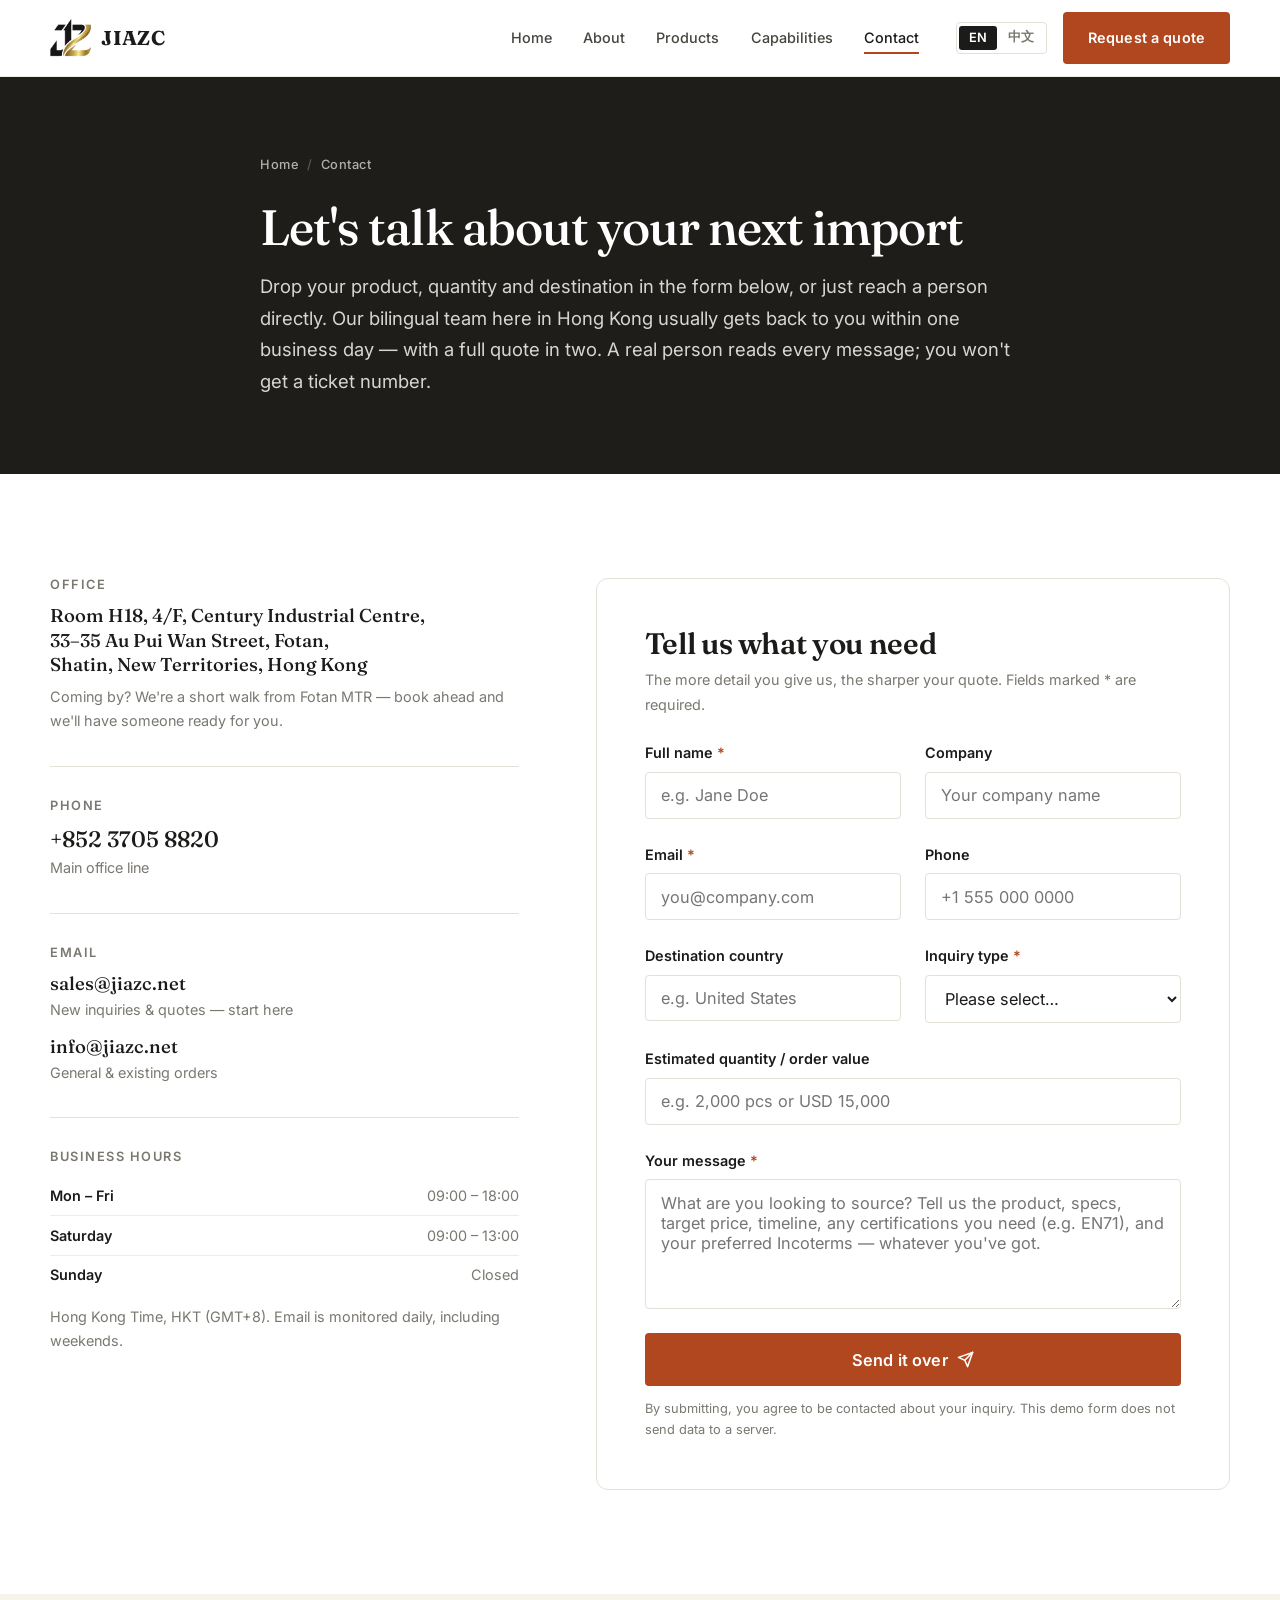
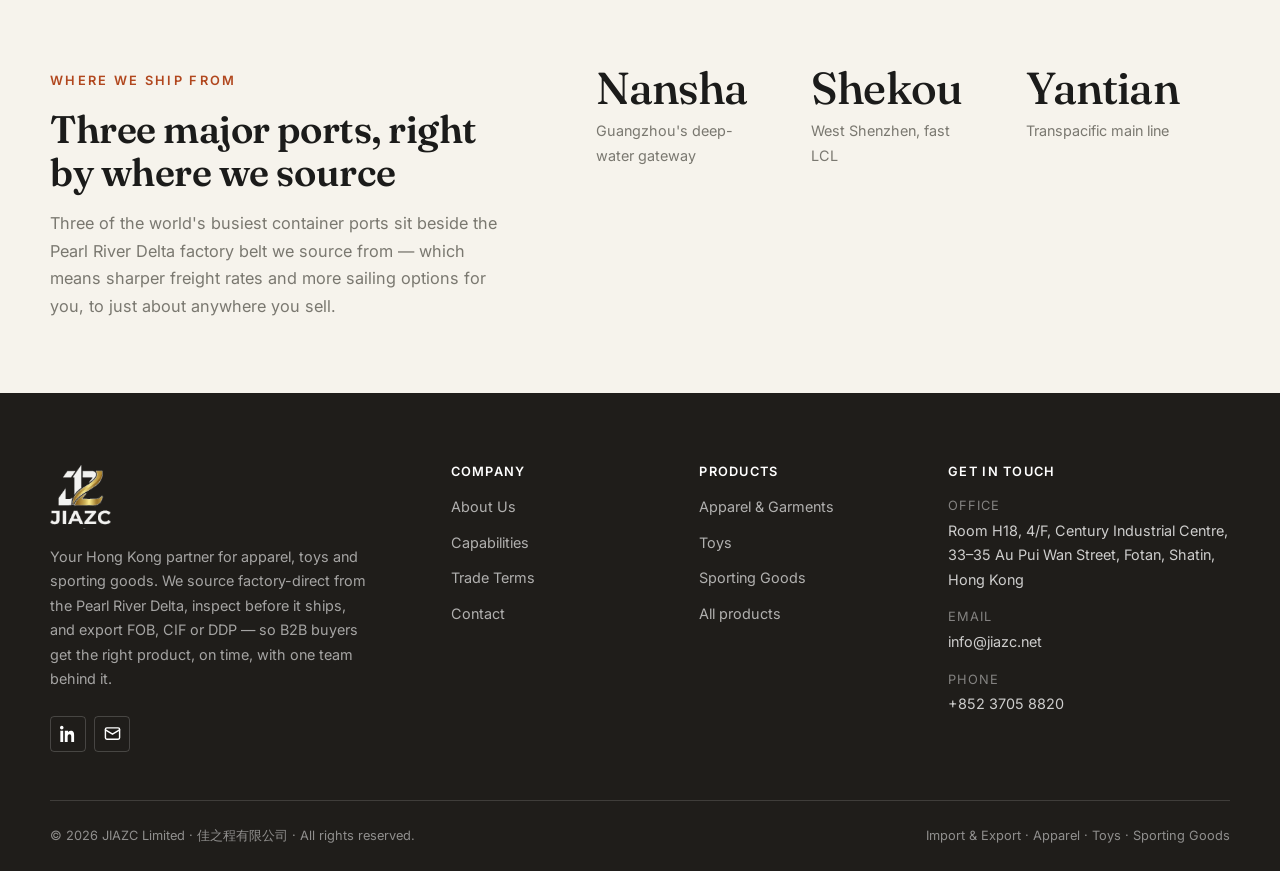
<file: contact.html>
<!DOCTYPE html>
<html lang="en">
<head>
  <meta charset="UTF-8" />
  <meta name="viewport" content="width=device-width, initial-scale=1.0" />
  <title>Contact JIAZC | Get a Quote on Your Next Import</title>
  <meta name="description" content="Tell us what you need to import — apparel, toys or sporting goods. Send your specs, or reach a real person by phone or email. We reply within a business day, full quote in two." />
  <link rel="icon" type="image/png" href="favicon.png" />
  <link rel="icon" type="image/svg+xml" href="favicon.svg" />
  <meta property="og:type" content="website" />
  <meta property="og:title" content="Contact JIAZC — Get a Quote" />
  <meta property="og:description" content="Send your product, quantity and destination. You'll get sourcing options and a clear quote within two business days, from a real person at our Hong Kong office." />
  <meta property="og:image" content="https://images.unsplash.com/photo-1423666639041-f56000c27a9a?auto=format&fit=crop&w=1200&q=70" />
  <link rel="preconnect" href="https://fonts.googleapis.com" />
  <link rel="preconnect" href="https://fonts.gstatic.com" crossorigin />
  <link href="https://fonts.googleapis.com/css2?family=Fraunces:ital,opsz,wght@0,9..144,400;0,9..144,500;0,9..144,600;1,9..144,400&family=Inter:wght@400;500;600&display=swap" rel="stylesheet" />
  <link rel="stylesheet" href="assets/styles.css" />
</head>
<body>
  <a class="skip-link" href="#main" data-en="Skip to content" data-zh="跳到主要内容">Skip to content</a>

  <header class="site-header">
    <div class="container header-inner">
      <a class="brand" href="index.html" aria-label="JIAZC home">
        <img class="brand-mark" src="assets/logo.png" alt="JIAZC" />
        <span class="brand-name">JIAZC</span>
      </a>
      <nav class="primary-nav" id="primary-nav" aria-label="Primary">
        <ul class="nav-list">
          <li><a href="index.html" data-en="Home" data-zh="首页">Home</a></li>
          <li><a href="about.html" data-en="About" data-zh="关于我们">About</a></li>
          <li><a href="products.html" data-en="Products" data-zh="产品与服务">Products</a></li>
          <li><a href="capabilities.html" data-en="Capabilities" data-zh="核心优势">Capabilities</a></li>
          <li><a href="contact.html" aria-current="page" data-en="Contact" data-zh="联系我们">Contact</a></li>
        </ul>
      </nav>
      <div class="header-actions">
        <div class="lang-toggle" role="group" aria-label="Language switch / 语言切换">
          <button type="button" data-lang="en" aria-pressed="true">EN</button>
          <button type="button" data-lang="zh" aria-pressed="false">中文</button>
        </div>
        <a class="btn btn-primary header-cta" href="#inquiry-form" data-en="Request a quote" data-zh="获取报价">Request a quote</a>
        <button class="nav-toggle" type="button" aria-expanded="false" aria-controls="primary-nav" data-en-aria="Toggle navigation menu" data-zh-aria="切换导航菜单" aria-label="Toggle navigation menu"><span></span></button>
      </div>
    </div>
  </header>

  <main id="main">
    <!-- PAGE HERO -->
    <section class="page-hero">
      <div class="container page-hero-inner">
        <nav class="breadcrumb" aria-label="Breadcrumb">
          <a href="index.html" data-en="Home" data-zh="首页">Home</a><span class="sep">/</span><span data-en="Contact" data-zh="联系我们">Contact</span>
        </nav>
        <h1 data-en="Let's talk about your next import" data-zh="来聊聊你的下一批货">Let's talk about your next import</h1>
        <p data-en="Drop your product, quantity and destination in the form below, or just reach a person directly. Our bilingual team here in Hong Kong usually gets back to you within one business day — with a full quote in two. A real person reads every message; you won't get a ticket number." data-zh="把产品、数量、目的地填进下面的表单，或者直接找个人聊。我们在香港的双语团队通常一个工作日内回复你——两个工作日给出完整报价。每条消息都有真人在看，你不会只收到一个工单号。">Drop your product, quantity and destination in the form below, or just reach a person directly. Our bilingual team here in Hong Kong usually gets back to you within one business day — with a full quote in two. A real person reads every message; you won't get a ticket number.</p>
      </div>
    </section>

    <!-- CONTACT GRID -->
    <section class="section">
      <div class="container contact-grid">
        <!-- DETAILS COLUMN — clean real-business block, no icon grid -->
        <div class="contact-details">
          <div class="contact-block reveal">
            <h3 data-en="Office" data-zh="办公地址">Office</h3>
            <address class="big" style="font-size:var(--fs-md)" data-en="Room H18, 4/F, Century Industrial Centre,&#10;33–35 Au Pui Wan Street, Fotan,&#10;Shatin, New Territories, Hong Kong" data-zh="香港新界沙田火炭&#10;坳背湾街 33–35 号&#10;世纪工业中心 4 楼 H18 室">Room H18, 4/F, Century Industrial Centre,
33–35 Au Pui Wan Street, Fotan,
Shatin, New Territories, Hong Kong</address>
            <p class="sub" style="margin-top:0.5rem" data-en="Coming by? We're a short walk from Fotan MTR — book ahead and we'll have someone ready for you." data-zh="想过来看看？我们距火炭港铁站步行不远——提前约个时间，我们安排人接待你。">Coming by? We're a short walk from Fotan MTR — book ahead and we'll have someone ready for you.</p>
          </div>

          <hr class="contact-divider" />

          <div class="contact-block reveal d1">
            <h3 data-en="Phone" data-zh="电话">Phone</h3>
            <div class="row">
              <a class="big" href="tel:+85237058820">+852 3705 8820</a>
              <span class="sub" data-en="Main office line" data-zh="办公室总机">Main office line</span>
            </div>
          </div>

          <hr class="contact-divider" />

          <div class="contact-block reveal d2">
            <h3 data-en="Email" data-zh="邮箱">Email</h3>
            <div class="row">
              <a class="big" href="mailto:sales@jiazc.net" style="font-size:var(--fs-md)">sales@jiazc.net</a>
              <span class="sub" data-en="New inquiries &amp; quotes — start here" data-zh="新询盘与报价 — 从这里开始">New inquiries &amp; quotes — start here</span>
            </div>
            <div class="row">
              <a class="big" href="mailto:info@jiazc.net" style="font-size:var(--fs-md)">info@jiazc.net</a>
              <span class="sub" data-en="General &amp; existing orders" data-zh="综合事务与现有订单">General &amp; existing orders</span>
            </div>
          </div>

          <hr class="contact-divider" />

          <div class="contact-block reveal d3">
            <h3 data-en="Business hours" data-zh="营业时间">Business hours</h3>
            <ul class="hours-list">
              <li><span class="day" data-en="Mon – Fri" data-zh="周一至周五">Mon – Fri</span><span class="time" data-en="09:00 – 18:00" data-zh="09:00 – 18:00">09:00 – 18:00</span></li>
              <li><span class="day" data-en="Saturday" data-zh="周六">Saturday</span><span class="time" data-en="09:00 – 13:00" data-zh="09:00 – 13:00">09:00 – 13:00</span></li>
              <li><span class="day" data-en="Sunday" data-zh="周日">Sunday</span><span class="time" data-en="Closed" data-zh="休息">Closed</span></li>
            </ul>
            <p class="sub" style="margin-top:0.6rem" data-en="Hong Kong Time, HKT (GMT+8). Email is monitored daily, including weekends." data-zh="香港时间 HKT (GMT+8)。邮件每日（含周末）均有人跟进。">Hong Kong Time, HKT (GMT+8). Email is monitored daily, including weekends.</p>
          </div>
        </div>

        <!-- FORM COLUMN -->
        <div class="reveal d1">
          <div class="form-card">
            <h2 class="section-title" style="font-size:var(--fs-xl);margin-bottom:0.5rem" data-en="Tell us what you need" data-zh="告诉我们你的需求">Tell us what you need</h2>
            <p style="margin-bottom:1.5rem;color:var(--muted);font-size:var(--fs-sm)" data-en="The more detail you give us, the sharper your quote. Fields marked * are required." data-zh="你给的细节越多，报价越精准。标 * 的为必填项。">The more detail you give us, the sharper your quote. Fields marked * are required.</p>

            <!-- Success message -->
            <div class="form-success" id="form-success" role="status" aria-live="polite">
              <svg viewBox="0 0 24 24" fill="none" stroke="currentColor" stroke-width="2.2" stroke-linecap="round" stroke-linejoin="round"><path d="M22 11.08V12a10 10 0 1 1-5.93-9.14"/><path d="M22 4 12 14.01l-3-3"/></svg>
              <div>
                <h3 data-en="Got it — thanks for reaching out." data-zh="收到了——谢谢你联系我们。">Got it — thanks for reaching out.</h3>
                <p data-en="A real person on our team will get back to you within one business day. Can't wait? Email sales@jiazc.net or call us at +852 3705 8820." data-zh="我们团队会有真人在一个工作日内回复你。等不及？发邮件到 sales@jiazc.net，或致电 +852 3705 8820。">A real person on our team will get back to you within one business day. Can't wait? Email sales@jiazc.net or call us at +852 3705 8820.</p>
              </div>
            </div>

            <form id="inquiry-form" novalidate>
              <div class="form-grid">
                <div class="field">
                  <label for="name"><span data-en="Full name" data-zh="姓名">Full name</span> <span class="req" aria-hidden="true">*</span></label>
                  <input type="text" id="name" name="name" required autocomplete="name"
                    data-en-ph="e.g. Jane Doe" data-zh-ph="例如：张三" placeholder="e.g. Jane Doe" />
                  <span class="error-msg" data-en-required="Please enter your name." data-zh-required="请输入您的姓名。" data-en-email="" data-zh-email=""></span>
                </div>
                <div class="field">
                  <label for="company"><span data-en="Company" data-zh="公司名称">Company</span></label>
                  <input type="text" id="company" name="company" autocomplete="organization"
                    data-en-ph="Your company name" data-zh-ph="您的公司名称" placeholder="Your company name" />
                  <span class="error-msg"></span>
                </div>
                <div class="field">
                  <label for="email"><span data-en="Email" data-zh="电子邮箱">Email</span> <span class="req" aria-hidden="true">*</span></label>
                  <input type="email" id="email" name="email" required autocomplete="email"
                    data-en-ph="you@company.com" data-zh-ph="you@company.com" placeholder="you@company.com" />
                  <span class="error-msg" data-en-required="Please enter your email." data-zh-required="请输入您的邮箱。" data-en-email="Please enter a valid email address." data-zh-email="请输入有效的邮箱地址。"></span>
                </div>
                <div class="field">
                  <label for="phone"><span data-en="Phone" data-zh="电话">Phone</span></label>
                  <input type="tel" id="phone" name="phone" autocomplete="tel"
                    data-en-ph="+1 555 000 0000" data-zh-ph="+852 9000 0000" placeholder="+1 555 000 0000" />
                  <span class="error-msg"></span>
                </div>
                <div class="field">
                  <label for="country"><span data-en="Destination country" data-zh="目的国家">Destination country</span></label>
                  <input type="text" id="country" name="country" autocomplete="country-name"
                    data-en-ph="e.g. United States" data-zh-ph="例如：美国" placeholder="e.g. United States" />
                  <span class="error-msg"></span>
                </div>
                <div class="field">
                  <label for="inquiry-type"><span data-en="Inquiry type" data-zh="询盘类型">Inquiry type</span> <span class="req" aria-hidden="true">*</span></label>
                  <select id="inquiry-type" name="inquiry-type" required>
                    <option value="" data-en="Please select…" data-zh="请选择…">Please select…</option>
                    <option value="apparel" data-en="Apparel &amp; Garments" data-zh="服装与纺织">Apparel &amp; Garments</option>
                    <option value="toys" data-en="Toys" data-zh="玩具">Toys</option>
                    <option value="sport" data-en="Sporting Goods" data-zh="体育用品">Sporting Goods</option>
                    <option value="oem" data-en="OEM / ODM &amp; private label" data-zh="OEM / ODM 与贴牌">OEM / ODM &amp; private label</option>
                    <option value="qc" data-en="Quality control &amp; inspection" data-zh="质量控制与检验">Quality control &amp; inspection</option>
                    <option value="logistics" data-en="Logistics &amp; shipping (FOB/CIF/DDP)" data-zh="物流与运输 (FOB/CIF/DDP)">Logistics &amp; shipping (FOB/CIF/DDP)</option>
                    <option value="other" data-en="General / other" data-zh="综合 / 其他">General / other</option>
                  </select>
                  <span class="error-msg" data-en-required="Please choose an inquiry type." data-zh-required="请选择询盘类型。" data-en-email="" data-zh-email=""></span>
                </div>
                <div class="field full">
                  <label for="quantity"><span data-en="Estimated quantity / order value" data-zh="预计数量 / 订单金额">Estimated quantity / order value</span></label>
                  <input type="text" id="quantity" name="quantity"
                    data-en-ph="e.g. 2,000 pcs or USD 15,000" data-zh-ph="例如：2,000 件 或 USD 15,000" placeholder="e.g. 2,000 pcs or USD 15,000" />
                  <span class="error-msg"></span>
                </div>
                <div class="field full">
                  <label for="message"><span data-en="Your message" data-zh="您的留言">Your message</span> <span class="req" aria-hidden="true">*</span></label>
                  <textarea id="message" name="message" required
                    data-en-ph="What are you looking to source? Tell us the product, specs, target price, timeline, any certifications you need (e.g. EN71), and your preferred Incoterms — whatever you've got." data-zh-ph="你想采购什么？把产品、规格、目标价、时间、所需认证（如 EN71）和偏好的贸易术语告诉我们——有多少说多少。" placeholder="What are you looking to source? Tell us the product, specs, target price, timeline, any certifications you need (e.g. EN71), and your preferred Incoterms — whatever you've got."></textarea>
                  <span class="error-msg" data-en-required="Please enter a message." data-zh-required="请输入留言内容。" data-en-email="" data-zh-email=""></span>
                </div>
              </div>

              <button type="submit" class="btn btn-primary btn-block btn-lg" style="margin-top:1.5rem"><span data-en="Send it over" data-zh="发送给我们">Send it over</span>
                <svg viewBox="0 0 24 24" fill="none" stroke="currentColor" stroke-width="2.2" stroke-linecap="round" stroke-linejoin="round"><path d="m22 2-7 20-4-9-9-4 20-7Z"/><path d="M22 2 11 13"/></svg>
              </button>
              <p class="form-note" data-en="By submitting, you agree to be contacted about your inquiry. This demo form does not send data to a server." data-zh="提交即表示您同意我们就此询盘与您联系。本演示表单不会向服务器发送数据。">By submitting, you agree to be contacted about your inquiry. This demo form does not send data to a server.</p>
            </form>
          </div>
        </div>
      </div>
    </section>

    <!-- EXPORT GATEWAYS (text-led, no gradient map motif) -->
    <section class="section bg-alt section--tight">
      <div class="container">
        <div class="intro-split reveal">
          <div>
            <span class="eyebrow" data-en="Where we ship from" data-zh="发货口岸">Where we ship from</span>
            <h2 class="section-title" data-en="Three major ports, right by where we source" data-zh="三大港口，紧邻我们的采购腹地">Three major ports, right by where we source</h2>
            <p style="color:var(--muted)" data-en="Three of the world's busiest container ports sit beside the Pearl River Delta factory belt we source from — which means sharper freight rates and more sailing options for you, to just about anywhere you sell." data-zh="全球最繁忙的三大集装箱港口，就紧靠我们采购的珠三角工厂带——这意味着给你更优的运费和更多船期选择，几乎能到你卖货的任何地方。">Three of the world's busiest container ports sit beside the Pearl River Delta factory belt we source from — which means sharper freight rates and more sailing options for you, to just about anywhere you sell.</p>
          </div>
          <div class="figure-row">
            <div class="figure">
              <span class="n" data-en="Nansha" data-zh="南沙">Nansha</span>
              <span class="l" data-en="Guangzhou's deep-water gateway" data-zh="广州深水门户">Guangzhou's deep-water gateway</span>
            </div>
            <div class="figure">
              <span class="n" data-en="Shekou" data-zh="蛇口">Shekou</span>
              <span class="l" data-en="West Shenzhen, fast LCL" data-zh="深圳西部，拼箱便捷">West Shenzhen, fast LCL</span>
            </div>
            <div class="figure">
              <span class="n" data-en="Yantian" data-zh="盐田">Yantian</span>
              <span class="l" data-en="Transpacific main line" data-zh="跨太平洋主航线">Transpacific main line</span>
            </div>
          </div>
        </div>
      </div>
    </section>
  </main>

  <footer class="site-footer">
    <div class="container">
      <div class="footer-top">
        <div class="footer-brand">
          <img src="assets/logo-footer.png" alt="JIAZC" class="footer-logo" />
          <p data-en="Your Hong Kong partner for apparel, toys and sporting goods. We source factory-direct from the Pearl River Delta, inspect before it ships, and export FOB, CIF or DDP — so B2B buyers get the right product, on time, with one team behind it." data-zh="服装、玩具、体育用品，你的香港合作伙伴。我们从珠三角工厂直采、发货前检验，按 FOB、CIF 或 DDP 出口——让 B2B 买家拿到对的货、准时到手，全程一支团队负责。">Your Hong Kong partner for apparel, toys and sporting goods. We source factory-direct from the Pearl River Delta, inspect before it ships, and export FOB, CIF or DDP — so B2B buyers get the right product, on time, with one team behind it.</p>
          <div class="footer-social">
            <a href="#" aria-label="LinkedIn"><svg viewBox="0 0 24 24" fill="currentColor"><path d="M4.98 3.5A2.5 2.5 0 1 1 0 3.5a2.5 2.5 0 0 1 4.98 0ZM.5 8h4V24h-4V8Zm7 0h3.8v2.2h.05c.53-1 1.83-2.2 3.77-2.2 4.03 0 4.78 2.65 4.78 6.1V24h-4v-7.1c0-1.7-.03-3.9-2.37-3.9-2.38 0-2.74 1.85-2.74 3.77V24h-4V8Z"/></svg></a>
            <a href="mailto:info@jiazc.net" aria-label="Email"><svg viewBox="0 0 24 24" fill="none" stroke="currentColor" stroke-width="2" stroke-linecap="round" stroke-linejoin="round"><rect x="2" y="4" width="20" height="16" rx="2"/><path d="m22 7-10 6L2 7"/></svg></a>
          </div>
        </div>
        <div class="footer-col">
          <h4 data-en="Company" data-zh="公司">Company</h4>
          <ul>
            <li><a href="about.html" data-en="About Us" data-zh="关于我们">About Us</a></li>
            <li><a href="capabilities.html" data-en="Capabilities" data-zh="核心优势">Capabilities</a></li>
            <li><a href="capabilities.html#trade-terms" data-en="Trade Terms" data-zh="贸易条款">Trade Terms</a></li>
            <li><a href="contact.html" data-en="Contact" data-zh="联系我们">Contact</a></li>
          </ul>
        </div>
        <div class="footer-col">
          <h4 data-en="Products" data-zh="产品">Products</h4>
          <ul>
            <li><a href="products.html#apparel" data-en="Apparel &amp; Garments" data-zh="服装与纺织">Apparel &amp; Garments</a></li>
            <li><a href="products.html#toys" data-en="Toys" data-zh="玩具">Toys</a></li>
            <li><a href="products.html#sport" data-en="Sporting Goods" data-zh="体育用品">Sporting Goods</a></li>
            <li><a href="products.html" data-en="All products" data-zh="全部产品">All products</a></li>
          </ul>
        </div>
        <div class="footer-col">
          <h4 data-en="Get in touch" data-zh="联系方式">Get in touch</h4>
          <ul class="footer-contact" style="display:grid;gap:14px">
            <li><span class="k" data-en="Office" data-zh="办公地址">Office</span><span data-en="Room H18, 4/F, Century Industrial Centre, 33–35 Au Pui Wan Street, Fotan, Shatin, Hong Kong" data-zh="香港新界沙田火炭坳背湾街 33–35 号世纪工业中心 4 楼 H18 室">Room H18, 4/F, Century Industrial Centre, 33–35 Au Pui Wan Street, Fotan, Shatin, Hong Kong</span></li>
            <li><span class="k" data-en="Email" data-zh="邮箱">Email</span><a href="mailto:info@jiazc.net">info@jiazc.net</a></li>
            <li><span class="k" data-en="Phone" data-zh="电话">Phone</span><a href="tel:+85237058820">+852 3705 8820</a></li>
          </ul>
        </div>
      </div>
      <div class="footer-bottom">
        <span>© <span data-year>2026</span> JIAZC <span data-en="Limited · 佳之程有限公司 · All rights reserved." data-zh="Limited · 佳之程有限公司 · 版权所有.">Limited · 佳之程有限公司 · All rights reserved.</span></span>
        <span data-en="Import &amp; Export · Apparel · Toys · Sporting Goods" data-zh="进出口 · 服装 · 玩具 · 体育用品">Import &amp; Export · Apparel · Toys · Sporting Goods</span>
      </div>
    </div>
  </footer>

  <script src="assets/script.js"></script>
</body>
</html>
</file>
<file: assets/styles.css>
/* ============================================================
   JIAZC — Global Import & Export Trade
   Shared stylesheet · editorial design system
   Calmer neutral palette · one disciplined accent · photo-led
   ============================================================ */

/* ---------- Design tokens ---------- */
:root {
  /* Neutral ink + paper */
  --ink:        #1b1b1a;   /* near-black warm */
  --ink-soft:   #46453f;
  --muted:      #7a7870;
  --line:       #e4e0d7;
  --line-soft:  #efece4;
  --paper:      #ffffff;
  --paper-alt:  #f6f3ec;   /* warm off-white */
  --paper-deep: #1f1d1a;   /* near-black sections */

  /* One disciplined accent — terracotta/brick */
  --accent:     #b1471e;
  --accent-dk:  #8c3414;
  --accent-soft:#f4e7df;

  /* Functional */
  --ok:  #2e7d4f;
  --err: #c0392b;

  /* Typography */
  --font-display: 'Fraunces', Georgia, 'Times New Roman', serif;
  --font-body: 'Inter', 'Segoe UI', system-ui, -apple-system, sans-serif;

  --fs-xs:   0.8rem;
  --fs-sm:   0.9rem;
  --fs-base: 1.02rem;
  --fs-md:   1.16rem;
  --fs-lg:   1.4rem;
  --fs-xl:   1.85rem;
  --fs-2xl:  2.4rem;
  --fs-3xl:  3.1rem;
  --fs-4xl:  4rem;

  /* Spacing scale */
  --sp-1: 0.25rem;
  --sp-2: 0.5rem;
  --sp-3: 0.75rem;
  --sp-4: 1rem;
  --sp-5: 1.5rem;
  --sp-6: 2rem;
  --sp-7: 3rem;
  --sp-8: 4.5rem;
  --sp-9: 6.5rem;

  /* Radius + shadow — restrained */
  --r-sm: 4px;
  --r-md: 8px;
  --r-lg: 12px;
  --r-pill: 999px;

  --sh-sm: 0 1px 2px rgba(27,27,26,0.05), 0 1px 3px rgba(27,27,26,0.04);
  --sh-md: 0 8px 24px rgba(27,27,26,0.08);
  --sh-lg: 0 20px 48px rgba(27,27,26,0.12);

  --maxw: 1180px;
  --maxw-text: 720px;
  --header-h: 76px;
  --ease: cubic-bezier(0.22, 1, 0.36, 1);
}

/* ---------- Reset ---------- */
*, *::before, *::after { box-sizing: border-box; }
* { margin: 0; }
html { scroll-behavior: smooth; -webkit-text-size-adjust: 100%; }
body {
  font-family: var(--font-body);
  color: var(--ink);
  background: var(--paper);
  line-height: 1.7;
  font-size: var(--fs-base);
  -webkit-font-smoothing: antialiased;
  text-rendering: optimizeLegibility;
  overflow-x: hidden;
}
img, svg { display: block; max-width: 100%; }
a { color: inherit; text-decoration: none; }
ul { list-style: none; padding: 0; }
button { font-family: inherit; cursor: pointer; border: none; background: none; }
h1, h2, h3, h4 {
  font-family: var(--font-display);
  line-height: 1.12;
  color: var(--ink);
  font-weight: 600;
  letter-spacing: -0.012em;
}
:lang(zh) h1, :lang(zh) h2, :lang(zh) h3, :lang(zh) h4 { letter-spacing: 0; font-weight: 600; }
:lang(zh) { font-family: var(--font-body); }
p { color: var(--ink-soft); }

/* ---------- A11y focus ---------- */
:focus-visible {
  outline: 2px solid var(--accent);
  outline-offset: 3px;
  border-radius: 2px;
}
.skip-link {
  position: absolute;
  left: 16px; top: -60px;
  background: var(--ink);
  color: #fff;
  padding: 10px 18px;
  border-radius: var(--r-sm);
  z-index: 1200;
  transition: top 0.2s var(--ease);
}
.skip-link:focus { top: 14px; }

/* ---------- Layout helpers ---------- */
.container { width: min(100% - 2.5rem, var(--maxw)); margin-inline: auto; }
.container-narrow { width: min(100% - 2.5rem, 920px); margin-inline: auto; }
.section { padding: var(--sp-9) 0; }
.section--tight { padding: var(--sp-8) 0; }
.bg-alt { background: var(--paper-alt); }
.measure { max-width: var(--maxw-text); }

.eyebrow {
  display: inline-block;
  font-family: var(--font-body);
  font-weight: 600;
  font-size: var(--fs-xs);
  letter-spacing: 0.18em;
  text-transform: uppercase;
  color: var(--accent);
  margin-bottom: var(--sp-4);
}
.section-head { max-width: 640px; margin-bottom: var(--sp-7); }
.section-head.center { margin-inline: auto; text-align: center; }
.section-title { font-size: clamp(1.8rem, 4vw, var(--fs-2xl)); margin-bottom: var(--sp-4); font-weight: 600; }
.section-sub { font-size: var(--fs-md); color: var(--muted); }

/* A thin rule used as an editorial divider */
.rule { height: 1px; background: var(--line); border: 0; margin: 0; }

/* ---------- Buttons ---------- */
.btn {
  display: inline-flex;
  align-items: center;
  justify-content: center;
  gap: 9px;
  font-family: var(--font-body);
  font-weight: 600;
  font-size: var(--fs-sm);
  letter-spacing: 0.01em;
  padding: 0.82rem 1.5rem;
  border-radius: var(--r-sm);
  transition: background 0.22s var(--ease), color 0.22s var(--ease), border-color 0.22s var(--ease), transform 0.22s var(--ease);
  white-space: nowrap;
  cursor: pointer;
  border: 1.5px solid transparent;
}
.btn svg { width: 17px; height: 17px; }
.btn-primary { background: var(--accent); color: #fff; }
.btn-primary:hover { background: var(--accent-dk); }
.btn-secondary { background: var(--ink); color: #fff; }
.btn-secondary:hover { background: #000; }
.btn-ghost { background: transparent; color: #fff; border-color: rgba(255,255,255,0.55); }
.btn-ghost:hover { background: rgba(255,255,255,0.12); border-color: #fff; }
.btn-outline { background: transparent; color: var(--ink); border-color: var(--line); }
.btn-outline:hover { border-color: var(--ink); }
.btn-block { width: 100%; }
.btn-lg { padding: 0.95rem 1.8rem; font-size: var(--fs-base); }

.link-arrow {
  display: inline-flex;
  align-items: center;
  gap: 7px;
  font-family: var(--font-body);
  font-weight: 600;
  font-size: var(--fs-sm);
  color: var(--accent);
  border-bottom: 1px solid transparent;
  transition: gap 0.22s var(--ease), border-color 0.22s var(--ease);
}
.link-arrow svg { width: 15px; height: 15px; transition: transform 0.22s var(--ease); }
.link-arrow:hover { gap: 11px; border-color: var(--accent); }
.link-arrow:hover svg { transform: translateX(2px); }

/* ============================================================
   HEADER
   ============================================================ */
.site-header {
  position: sticky;
  top: 0;
  z-index: 1000;
  background: rgba(255,255,255,0.92);
  backdrop-filter: saturate(140%) blur(10px);
  -webkit-backdrop-filter: saturate(140%) blur(10px);
  border-bottom: 1px solid var(--line-soft);
  transition: border-color 0.3s var(--ease);
}
.site-header.scrolled { border-bottom-color: var(--line); box-shadow: var(--sh-sm); }
.header-inner {
  height: var(--header-h);
  display: flex;
  align-items: center;
  justify-content: space-between;
  gap: var(--sp-5);
}
.brand { display: flex; align-items: center; gap: 0.6rem; flex-shrink: 0; }
.brand img { height: 38px; width: auto; }
.brand-mark { height: 38px; width: auto; display: block; }
.brand-name { font-family: var(--font-display); font-weight: 700; font-size: 1.25rem; letter-spacing: 0.02em; color: var(--ink); line-height: 1; }

.primary-nav { margin-left: auto; }
.nav-list { display: flex; align-items: center; gap: var(--sp-1); }
.nav-list a {
  display: block;
  font-family: var(--font-body);
  font-weight: 500;
  font-size: var(--fs-sm);
  color: var(--ink-soft);
  padding: 0.5rem 0.85rem;
  border-radius: var(--r-sm);
  position: relative;
  transition: color 0.2s var(--ease);
}
.nav-list a:hover { color: var(--ink); }
.nav-list a[aria-current="page"] { color: var(--ink); }
.nav-list a[aria-current="page"]::after {
  content: "";
  position: absolute;
  left: 0.85rem; right: 0.85rem; bottom: 4px;
  height: 2px;
  background: var(--accent);
}

.header-actions { display: flex; align-items: center; gap: var(--sp-4); }

/* Language toggle */
.lang-toggle {
  display: inline-flex;
  align-items: center;
  gap: 2px;
  border: 1px solid var(--line);
  border-radius: var(--r-sm);
  padding: 2px;
}
.lang-toggle button {
  font-family: var(--font-body);
  font-weight: 600;
  font-size: var(--fs-xs);
  color: var(--muted);
  padding: 0.3rem 0.6rem;
  border-radius: 3px;
  transition: all 0.2s var(--ease);
}
.lang-toggle button[aria-pressed="true"] {
  background: var(--ink);
  color: #fff;
}
.header-cta { display: inline-flex; }

/* Hamburger */
.nav-toggle {
  display: none;
  width: 44px; height: 44px;
  border-radius: var(--r-sm);
  border: 1px solid var(--line);
  position: relative;
}
.nav-toggle span,
.nav-toggle span::before,
.nav-toggle span::after {
  content: "";
  position: absolute;
  left: 50%; transform: translateX(-50%);
  width: 20px; height: 2px;
  background: var(--ink);
  border-radius: 2px;
  transition: transform 0.3s var(--ease), opacity 0.2s var(--ease), top 0.3s var(--ease);
}
.nav-toggle span { top: 50%; margin-top: -1px; }
.nav-toggle span::before { top: -7px; }
.nav-toggle span::after { top: 7px; }
.nav-toggle[aria-expanded="true"] span { background: transparent; }
.nav-toggle[aria-expanded="true"] span::before { top: 0; transform: translateX(-50%) rotate(45deg); }
.nav-toggle[aria-expanded="true"] span::after { top: 0; transform: translateX(-50%) rotate(-45deg); }

/* ============================================================
   HERO (home) — single strong photo + dark scrim
   ============================================================ */
.hero {
  position: relative;
  color: #fff;
  isolation: isolate;
  overflow: hidden;
  background: var(--paper-deep);
}
.hero::before {
  content: "";
  position: absolute; inset: 0;
  background-image:
    url("https://images.unsplash.com/photo-1605745341112-85968b19335b?auto=format&fit=crop&w=1600&q=70");
  background-size: cover;
  background-position: center;
  z-index: -2;
}
.hero::after {
  content: "";
  position: absolute; inset: 0;
  background: linear-gradient(90deg, rgba(20,18,16,0.86) 0%, rgba(20,18,16,0.62) 52%, rgba(20,18,16,0.34) 100%);
  z-index: -1;
}
.hero-inner {
  padding: clamp(4rem, 9vw, 8rem) 0 clamp(3.5rem, 7vw, 6rem);
  max-width: 680px;
}
.hero-kicker {
  display: inline-block;
  font-size: var(--fs-xs);
  letter-spacing: 0.2em;
  text-transform: uppercase;
  color: rgba(255,255,255,0.78);
  margin-bottom: var(--sp-5);
  font-weight: 600;
}
.hero-kicker::after {
  content: "";
  display: block;
  width: 44px; height: 2px;
  background: var(--accent);
  margin-top: var(--sp-3);
}
.hero h1 {
  color: #fff;
  font-size: clamp(2.4rem, 6vw, var(--fs-4xl));
  font-weight: 500;
  line-height: 1.06;
  margin-bottom: var(--sp-5);
  letter-spacing: -0.02em;
}
.hero h1 em { font-style: italic; color: #fff; }
.hero-sub {
  color: rgba(255,255,255,0.88);
  font-size: var(--fs-md);
  max-width: 540px;
  margin-bottom: var(--sp-6);
}
.hero-cta { display: flex; flex-wrap: wrap; gap: var(--sp-4); margin-bottom: var(--sp-7); }
.hero-meta {
  display: flex;
  flex-wrap: wrap;
  gap: var(--sp-3) var(--sp-5);
  padding-top: var(--sp-5);
  border-top: 1px solid rgba(255,255,255,0.2);
  font-size: var(--fs-sm);
  color: rgba(255,255,255,0.8);
}
.hero-meta span { display: inline-flex; align-items: center; gap: 8px; }
.hero-meta .sep { opacity: 0.4; }

/* ============================================================
   PAGE HERO (interior pages) — flat ink band, no gradient soup
   ============================================================ */
.page-hero {
  position: relative;
  color: #fff;
  background: var(--paper-deep);
  isolation: isolate;
  overflow: hidden;
}
.page-hero.has-photo::before {
  content: "";
  position: absolute; inset: 0; z-index: -2;
  background-size: cover; background-position: center;
  opacity: 0.32;
}
.page-hero.has-photo::after {
  content: "";
  position: absolute; inset: 0; z-index: -1;
  background: linear-gradient(90deg, rgba(20,18,16,0.7), rgba(20,18,16,0.45));
}
.page-hero-inner { padding: clamp(3rem, 6vw, 5rem) 0; max-width: 760px; }
.page-hero h1 { color: #fff; font-size: clamp(2rem, 5vw, var(--fs-3xl)); font-weight: 500; margin-bottom: var(--sp-4); letter-spacing: -0.02em; }
.page-hero p { color: rgba(255,255,255,0.82); font-size: var(--fs-md); }
.breadcrumb { display: flex; gap: 8px; font-size: var(--fs-xs); color: rgba(255,255,255,0.65); margin-bottom: var(--sp-5); font-weight: 500; letter-spacing: 0.04em; }
.breadcrumb a:hover { color: #fff; }
.breadcrumb .sep { opacity: 0.4; }

/* ============================================================
   INTRO / LEAD PARAGRAPH BLOCK (editorial)
   ============================================================ */
.lead {
  font-size: clamp(1.25rem, 2.6vw, 1.55rem);
  line-height: 1.5;
  color: var(--ink);
  font-family: var(--font-display);
  font-weight: 400;
  letter-spacing: -0.01em;
}
:lang(zh) .lead { font-family: var(--font-body); }
.lead .accent { color: var(--accent); }

/* Two-column editorial intro: heading left, prose right */
.intro-split {
  display: grid;
  grid-template-columns: 0.85fr 1.15fr;
  gap: clamp(2rem, 6vw, 5rem);
  align-items: start;
}
.intro-split .prose p + p { margin-top: var(--sp-4); }

/* ============================================================
   STAT LINE (grounded figures woven, asymmetric)
   ============================================================ */
.figure-row {
  display: flex;
  flex-wrap: wrap;
  gap: clamp(1.5rem, 5vw, 4rem);
  align-items: baseline;
}
.figure {
  display: flex;
  flex-direction: column;
}
.figure .n { font-family: var(--font-display); font-weight: 500; font-size: clamp(2rem, 4vw, 2.8rem); color: var(--ink); line-height: 1; letter-spacing: -0.02em; }
.figure .n .accent { color: var(--accent); }
.figure .l { font-size: var(--fs-sm); color: var(--muted); margin-top: var(--sp-2); max-width: 16ch; }

/* ============================================================
   CATEGORY — real photography + strong typography (no glyphs)
   ============================================================ */
.cat-list { display: grid; gap: clamp(2.5rem, 6vw, 5rem); }
.cat-row {
  display: grid;
  grid-template-columns: 1.05fr 0.95fr;
  gap: clamp(1.5rem, 5vw, 4rem);
  align-items: center;
}
.cat-row.flip .cat-figure { order: 2; }
.cat-figure {
  position: relative;
  aspect-ratio: 5/4;
  overflow: hidden;
  border-radius: var(--r-lg);
  background-color: #d9d2c6; /* neutral fallback, not gradient */
}
.cat-figure img {
  position: absolute; inset: 0;
  width: 100%; height: 100%;
  object-fit: cover;
  transition: transform 0.8s var(--ease);
}
.cat-row:hover .cat-figure img { transform: scale(1.04); }
.cat-figure .index {
  position: absolute; top: 16px; left: 18px;
  font-family: var(--font-display);
  font-weight: 500;
  font-size: var(--fs-sm);
  color: #fff;
  letter-spacing: 0.1em;
  text-shadow: 0 1px 8px rgba(0,0,0,0.4);
}
.cat-body h3 { font-size: clamp(1.6rem, 3.2vw, var(--fs-xl)); margin-bottom: var(--sp-4); font-weight: 600; }
.cat-body p { font-size: var(--fs-base); margin-bottom: var(--sp-5); max-width: 46ch; }
.cat-body .meta {
  display: flex; flex-wrap: wrap; gap: var(--sp-2) var(--sp-4);
  margin-bottom: var(--sp-5);
  font-size: var(--fs-sm);
  color: var(--muted);
}
.cat-body .meta span { position: relative; padding-right: var(--sp-4); }
.cat-body .meta span:not(:last-child)::after { content: "·"; position: absolute; right: 4px; color: var(--line); }
.cat-body .meta strong { color: var(--ink); font-weight: 600; }

/* Tags (kept lightweight, used on product page) */
.tags { display: flex; flex-wrap: wrap; gap: 8px; margin-bottom: var(--sp-5); }
.tag {
  font-family: var(--font-body);
  font-size: var(--fs-xs);
  font-weight: 500;
  color: var(--ink-soft);
  border: 1px solid var(--line);
  padding: 4px 11px;
  border-radius: var(--r-pill);
}

/* ============================================================
   IMAGE FALLBACK — neutral, intentional (no gradient)
   ============================================================ */
.cat-figure[data-img-failed],
.split-media[data-img-failed],
.product-media[data-img-failed],
.mission-media[data-img-failed],
.feature-photo[data-img-failed] {
  background-color: #d9d2c6;
}
.cat-figure[data-img-failed]::after,
.split-media[data-img-failed]::after,
.product-media[data-img-failed]::after,
.mission-media[data-img-failed]::after,
.feature-photo[data-img-failed]::after {
  content: "JIAZC";
  position: absolute; inset: 0; z-index: 1;
  display: grid; place-items: center;
  font-family: var(--font-display);
  font-weight: 600;
  letter-spacing: 0.22em;
  font-size: var(--fs-lg);
  color: rgba(27,27,26,0.28);
}

/* ============================================================
   EDITORIAL FEATURE ROWS (text-led, numbered — no glyph grid)
   ============================================================ */
.feature-list { display: grid; gap: 0; border-top: 1px solid var(--line); }
.feature-item {
  display: grid;
  grid-template-columns: 4rem 1fr;
  gap: clamp(1rem, 4vw, 3rem);
  padding: var(--sp-6) 0;
  border-bottom: 1px solid var(--line);
  align-items: start;
}
.feature-item .idx {
  font-family: var(--font-display);
  font-weight: 500;
  font-size: var(--fs-lg);
  color: var(--accent);
  line-height: 1.2;
}
.feature-item .body { display: grid; grid-template-columns: 0.9fr 1.1fr; gap: clamp(1rem, 4vw, 3rem); align-items: baseline; }
.feature-item h3 { font-size: var(--fs-md); font-weight: 600; }
.feature-item p { font-size: var(--fs-base); }

/* Split feature (image + text) — restrained */
.split { display: grid; grid-template-columns: 1fr 1fr; gap: clamp(2rem, 6vw, 5rem); align-items: center; }
.split-media {
  border-radius: var(--r-lg);
  overflow: hidden;
  aspect-ratio: 4/3;
  position: relative;
  background-color: #d9d2c6;
}
.split-media img { position: absolute; inset: 0; width: 100%; height: 100%; object-fit: cover; }
.check-list { display: grid; gap: var(--sp-4); margin-top: var(--sp-5); }
.check-list li { display: grid; grid-template-columns: auto 1fr; gap: 12px; color: var(--ink-soft); font-size: var(--fs-base); align-items: start; }
.check-list li svg { width: 18px; height: 18px; flex-shrink: 0; color: var(--accent); margin-top: 6px; }
.check-list li strong { color: var(--ink); font-weight: 600; }

/* ============================================================
   DARK EDITORIAL BAND (reach / shipping)
   ============================================================ */
.band-dark {
  position: relative;
  color: #fff;
  background: var(--paper-deep);
}
.band-dark h2 { color: #fff; font-size: clamp(1.8rem,4vw,var(--fs-2xl)); margin-bottom: var(--sp-4); font-weight: 500; }
.band-dark p { color: rgba(255,255,255,0.78); }
.band-dark .eyebrow { color: #d98f6e; }
.reach-inner { display: grid; grid-template-columns: 1fr 1fr; gap: clamp(2rem,6vw,5rem); align-items: center; }
.lane-list { display: grid; gap: 0; margin-top: var(--sp-5); border-top: 1px solid rgba(255,255,255,0.16); }
.lane-list li {
  display: flex; justify-content: space-between; align-items: baseline; gap: var(--sp-4);
  padding: var(--sp-4) 0;
  border-bottom: 1px solid rgba(255,255,255,0.16);
  font-size: var(--fs-sm);
}
.lane-list .from { font-family: var(--font-display); font-weight: 500; color: #fff; font-size: var(--fs-md); }
.lane-list .to { color: rgba(255,255,255,0.68); text-align: right; }

/* ============================================================
   PROCESS / STEPS — numbered editorial, no glyphs
   ============================================================ */
.steps { display: grid; grid-template-columns: repeat(4, 1fr); gap: 0; border-top: 1px solid var(--line); }
.step {
  padding: var(--sp-6) var(--sp-5) var(--sp-6) 0;
  border-right: 1px solid var(--line);
  position: relative;
}
.step:last-child { border-right: none; padding-right: 0; }
.step .num {
  font-family: var(--font-display);
  font-weight: 500;
  font-size: var(--fs-xl);
  color: var(--accent);
  margin-bottom: var(--sp-4);
  display: block;
}
.step h3 { font-size: var(--fs-md); margin-bottom: var(--sp-3); font-weight: 600; }
.step p { font-size: var(--fs-sm); }

/* ============================================================
   CTA BAND — flat ink, no radial gradient
   ============================================================ */
.cta-band {
  position: relative;
  background: var(--paper-deep);
  color: #fff;
  border-radius: var(--r-lg);
  padding: clamp(2.5rem, 6vw, 4.5rem);
  overflow: hidden;
}
.cta-band .inner { max-width: 620px; }
.cta-band h2 { color: #fff; font-size: clamp(1.8rem,4vw,var(--fs-2xl)); margin-bottom: var(--sp-4); font-weight: 500; }
.cta-band p { color: rgba(255,255,255,0.82); margin-bottom: var(--sp-6); }
.cta-actions { display: flex; gap: var(--sp-4); flex-wrap: wrap; }

/* ============================================================
   PRODUCTS PAGE
   ============================================================ */
.product-block { padding: clamp(3rem, 7vw, 5.5rem) 0; border-bottom: 1px solid var(--line); }
.product-block:last-of-type { border-bottom: none; }
.product-split { display: grid; grid-template-columns: 1fr 1fr; gap: clamp(2rem, 6vw, 5rem); align-items: center; }
.product-split.reverse .product-media { order: 2; }
.product-media {
  border-radius: var(--r-lg);
  overflow: hidden;
  aspect-ratio: 4/3;
  position: relative;
  background-color: #d9d2c6;
}
.product-media img { position: absolute; inset: 0; width: 100%; height: 100%; object-fit: cover; }
.product-media .label {
  position: absolute; top: 16px; left: 16px; z-index: 2;
  background: rgba(255,255,255,0.94);
  border-radius: var(--r-sm);
  padding: 5px 12px;
  font-family: var(--font-body); font-weight: 600; font-size: var(--fs-xs); color: var(--ink);
  letter-spacing: 0.04em;
}
.spec-list { display: grid; gap: 0; margin-top: var(--sp-5); border-top: 1px solid var(--line); }
.spec-list li {
  display: grid; grid-template-columns: 12rem 1fr; gap: var(--sp-4);
  padding: var(--sp-3) 0;
  border-bottom: 1px solid var(--line);
  font-size: var(--fs-sm);
}
.spec-list .k { font-family: var(--font-body); font-weight: 600; color: var(--ink); }
.spec-list .v { color: var(--ink-soft); }

/* Division index (text list, not icon cards) */
.division-index {
  display: grid; grid-template-columns: repeat(3,1fr); gap: 0;
  border-top: 1px solid var(--line); border-bottom: 1px solid var(--line);
}
.division-index a {
  display: flex; align-items: baseline; gap: var(--sp-3);
  padding: var(--sp-5) var(--sp-4) var(--sp-5) 0;
  border-right: 1px solid var(--line);
  transition: color 0.2s var(--ease);
}
.division-index a:last-child { border-right: none; }
.division-index a:hover { color: var(--accent); }
.division-index .n { font-family: var(--font-display); color: var(--accent); font-weight: 500; font-size: var(--fs-md); }
.division-index .t { font-family: var(--font-body); font-weight: 600; font-size: var(--fs-md); }

/* ============================================================
   CAPABILITIES PAGE
   ============================================================ */
.trade-table {
  width: 100%;
  border-collapse: collapse;
  font-size: var(--fs-sm);
}
.trade-table th, .trade-table td { padding: var(--sp-4) var(--sp-4); text-align: left; border-bottom: 1px solid var(--line); }
.trade-table thead th { font-family: var(--font-body); font-weight: 600; color: var(--muted); text-transform: uppercase; letter-spacing: 0.06em; font-size: var(--fs-xs); border-bottom: 1.5px solid var(--ink); }
.trade-table td:first-child { font-family: var(--font-display); font-weight: 500; color: var(--ink); font-size: var(--fs-base); }

/* Incoterm rows */
.term-list { display: grid; gap: 0; border-top: 1px solid var(--line); }
.term-row {
  display: grid; grid-template-columns: 8rem 1fr; gap: clamp(1rem,4vw,3rem);
  padding: var(--sp-6) 0; border-bottom: 1px solid var(--line);
  align-items: baseline;
}
.term-row .code { font-family: var(--font-display); font-weight: 600; font-size: var(--fs-xl); color: var(--ink); }
.term-row .code small { display: block; font-family: var(--font-body); font-weight: 500; font-size: var(--fs-xs); color: var(--muted); letter-spacing: 0.04em; margin-top: 4px; }
.term-row p { font-size: var(--fs-base); }

/* FAQ / accordion */
.faq { display: grid; gap: 0; max-width: 800px; margin-inline: auto; border-top: 1px solid var(--line); }
.faq-item { border-bottom: 1px solid var(--line); }
.faq-item summary {
  list-style: none;
  cursor: pointer;
  padding: var(--sp-5) 0;
  font-family: var(--font-display);
  font-weight: 500;
  color: var(--ink);
  display: flex;
  align-items: center;
  justify-content: space-between;
  gap: var(--sp-4);
  font-size: var(--fs-md);
}
.faq-item summary::-webkit-details-marker { display: none; }
.faq-item summary .icon {
  flex-shrink: 0;
  width: 22px; height: 22px;
  display: grid; place-items: center;
  transition: transform 0.3s var(--ease);
}
.faq-item summary .icon svg { width: 16px; height: 16px; color: var(--accent); }
.faq-item[open] summary .icon { transform: rotate(45deg); }
.faq-item .answer { padding: 0 0 var(--sp-5); }
.faq-item .answer p { font-size: var(--fs-base); max-width: 64ch; }

/* ============================================================
   CONTACT PAGE — clean real-business layout, no icon grid
   ============================================================ */
.contact-grid { display: grid; grid-template-columns: 0.85fr 1.15fr; gap: clamp(2rem,6vw,5rem); align-items: start; }
.contact-details { display: grid; gap: var(--sp-6); }
.contact-block h3 {
  font-size: var(--fs-xs); text-transform: uppercase; letter-spacing: 0.12em;
  color: var(--muted); margin-bottom: var(--sp-3); font-weight: 600; font-family: var(--font-body);
}
.contact-block .big { font-family: var(--font-display); font-weight: 500; font-size: var(--fs-lg); color: var(--ink); line-height: 1.3; }
.contact-block a.big:hover { color: var(--accent); }
.contact-block p { font-size: var(--fs-base); color: var(--ink-soft); }
.contact-block address { font-style: normal; font-size: var(--fs-base); color: var(--ink-soft); line-height: 1.5; white-space: pre-line; }
.contact-block .row { display: flex; flex-direction: column; gap: 2px; }
.contact-block .row + .row { margin-top: var(--sp-3); }
.contact-block .sub { font-size: var(--fs-sm); color: var(--muted); }
.contact-divider { height: 1px; background: var(--line); border: 0; }

.form-card {
  background: var(--paper);
  border: 1px solid var(--line);
  border-radius: var(--r-lg);
  padding: clamp(1.5rem, 4vw, var(--sp-7));
}
.form-grid { display: grid; grid-template-columns: 1fr 1fr; gap: var(--sp-5); }
.field { display: flex; flex-direction: column; gap: 6px; }
.field.full { grid-column: 1 / -1; }
.field label {
  font-family: var(--font-body);
  font-weight: 600;
  font-size: var(--fs-sm);
  color: var(--ink);
}
.field label .req { color: var(--accent); }
.field input, .field select, .field textarea {
  font-family: var(--font-body);
  font-size: var(--fs-base);
  color: var(--ink);
  padding: 0.78rem 0.95rem;
  border: 1.5px solid var(--line);
  border-radius: var(--r-sm);
  background: var(--paper);
  transition: border-color 0.2s var(--ease), box-shadow 0.2s var(--ease);
  width: 100%;
}
.field textarea { resize: vertical; min-height: 130px; }
.field input:focus, .field select:focus, .field textarea:focus {
  outline: none;
  border-color: var(--accent);
  box-shadow: 0 0 0 3px var(--accent-soft);
}
.field input.invalid, .field select.invalid, .field textarea.invalid {
  border-color: var(--err);
  background: #fdf3f2;
}
.field .error-msg {
  font-size: var(--fs-xs);
  color: var(--err);
  font-weight: 600;
  min-height: 1em;
  display: none;
}
.field .error-msg.show { display: block; }
.form-note { font-size: var(--fs-xs); color: var(--muted); margin-top: var(--sp-3); }

.form-success {
  display: none;
  align-items: center;
  gap: var(--sp-4);
  background: #f0f6f1;
  border: 1px solid #cbe3d1;
  border-radius: var(--r-md);
  padding: var(--sp-5);
  color: #1e5c3a;
  margin-bottom: var(--sp-5);
}
.form-success.show { display: flex; animation: pop 0.4s var(--ease); }
.form-success svg { width: 36px; height: 36px; flex-shrink: 0; color: var(--ok); }
.form-success h3 { color: #1e5c3a; font-size: var(--fs-md); margin-bottom: 2px; font-weight: 600; }
.form-success p { color: #2e6b48; font-size: var(--fs-sm); }
@keyframes pop { from { transform: scale(0.98); opacity: 0; } to { transform: scale(1); opacity: 1; } }

.hours-list { display: grid; gap: 0; }
.hours-list li { display: flex; justify-content: space-between; gap: var(--sp-4); padding: 0.45rem 0; border-bottom: 1px solid var(--line-soft); font-size: var(--fs-sm); }
.hours-list li:last-child { border-bottom: none; }
.hours-list .day { font-family: var(--font-body); font-weight: 600; color: var(--ink); }
.hours-list .time { color: var(--muted); }

/* ============================================================
   ABOUT — values & timeline (text-led)
   ============================================================ */
.value-list { display: grid; grid-template-columns: 1fr 1fr; gap: clamp(2rem,5vw,3.5rem) clamp(2rem,6vw,5rem); }
.value h3 { font-size: var(--fs-md); margin-bottom: var(--sp-3); font-weight: 600; }
.value h3::before { content: ""; display: block; width: 32px; height: 2px; background: var(--accent); margin-bottom: var(--sp-3); }
.value p { font-size: var(--fs-base); }

/* Timeline */
.timeline { position: relative; max-width: 760px; margin-inline: auto; }
.tl-item { display: grid; grid-template-columns: 6rem 1fr; gap: clamp(1rem,4vw,2.5rem); padding: var(--sp-6) 0; border-bottom: 1px solid var(--line); }
.tl-item:first-child { border-top: 1px solid var(--line); }
.tl-item .year { font-family: var(--font-display); font-weight: 500; color: var(--accent); font-size: var(--fs-lg); }
.tl-item h3 { font-size: var(--fs-md); margin-bottom: var(--sp-2); font-weight: 600; }
.tl-item p { font-size: var(--fs-base); }

/* Mission split */
.mission-media {
  border-radius: var(--r-lg);
  overflow: hidden;
  aspect-ratio: 4/3;
  position: relative;
  background-color: #d9d2c6;
}
.mission-media img { position: absolute; inset: 0; width: 100%; height: 100%; object-fit: cover; }

/* Two-up plain prose cards (mission/vision) */
.prose-two { display: grid; grid-template-columns: 1fr 1fr; gap: clamp(2rem,6vw,5rem); }
.prose-two .item h3 { font-size: var(--fs-lg); margin-bottom: var(--sp-3); font-weight: 600; }
.prose-two .item h3::before { content: ""; display: block; width: 36px; height: 2px; background: var(--accent); margin-bottom: var(--sp-4); }
.prose-two .item p { font-size: var(--fs-base); }

/* Supporting photo for a feature section */
.feature-photo {
  border-radius: var(--r-lg);
  overflow: hidden;
  aspect-ratio: 16/10;
  position: relative;
  background-color: #d9d2c6;
}
.feature-photo img { position: absolute; inset: 0; width: 100%; height: 100%; object-fit: cover; }

/* ============================================================
   FOOTER
   ============================================================ */
.site-footer { background: var(--paper-deep); color: rgba(255,255,255,0.7); padding-top: var(--sp-8); }
.footer-top { display: grid; grid-template-columns: 1.7fr 1fr 1fr 1.3fr; gap: var(--sp-6); padding-bottom: var(--sp-7); }
.footer-brand img { height: 36px; filter: brightness(0) invert(1); margin-bottom: var(--sp-4); opacity: 0.92; }
.footer-brand img.footer-logo { height: 64px; width: auto; display: block; filter: none; opacity: 1; }
.footer-brand p { color: rgba(255,255,255,0.6); font-size: var(--fs-sm); max-width: 320px; }
.footer-social { display: flex; gap: 8px; margin-top: var(--sp-5); }
.footer-social a {
  width: 36px; height: 36px;
  border-radius: var(--r-sm);
  border: 1px solid rgba(255,255,255,0.18);
  display: grid; place-items: center;
  transition: background 0.22s var(--ease), border-color 0.22s var(--ease);
}
.footer-social a:hover { background: rgba(255,255,255,0.1); border-color: rgba(255,255,255,0.4); }
.footer-social svg { width: 17px; height: 17px; color: #fff; }
.footer-col h4 { color: #fff; font-size: var(--fs-xs); text-transform: uppercase; letter-spacing: 0.1em; margin-bottom: var(--sp-4); font-family: var(--font-body); font-weight: 600; }
.footer-col ul { display: grid; gap: 11px; }
.footer-col a, .footer-col li { font-size: var(--fs-sm); color: rgba(255,255,255,0.65); transition: color 0.2s var(--ease); }
.footer-col a:hover { color: #fff; }
.footer-contact li { display: grid; gap: 2px; }
.footer-contact .k { font-size: var(--fs-xs); text-transform: uppercase; letter-spacing: 0.08em; color: rgba(255,255,255,0.45); }
.footer-contact a, .footer-contact span { color: rgba(255,255,255,0.78); font-size: var(--fs-sm); }
.footer-contact a:hover { color: #fff; }
.footer-bottom {
  border-top: 1px solid rgba(255,255,255,0.14);
  padding: var(--sp-5) 0;
  display: flex;
  justify-content: space-between;
  flex-wrap: wrap;
  gap: var(--sp-3);
  font-size: var(--fs-xs);
  color: rgba(255,255,255,0.5);
}
.footer-bottom a:hover { color: #fff; }

/* ============================================================
   SCROLL REVEAL
   ============================================================ */
.reveal { opacity: 0; transform: translateY(20px); transition: opacity 0.7s var(--ease), transform 0.7s var(--ease); }
.reveal.in { opacity: 1; transform: none; }
.reveal.d1 { transition-delay: 0.07s; }
.reveal.d2 { transition-delay: 0.14s; }
.reveal.d3 { transition-delay: 0.21s; }
.reveal.d4 { transition-delay: 0.28s; }
@media (prefers-reduced-motion: reduce) {
  .reveal { opacity: 1; transform: none; transition: none; }
  html { scroll-behavior: auto; }
  * { animation-duration: 0.001ms !important; transition-duration: 0.001ms !important; }
}

/* ============================================================
   RESPONSIVE
   ============================================================ */
@media (max-width: 1024px) {
  .steps { grid-template-columns: repeat(2, 1fr); }
  .step:nth-child(2) { border-right: none; padding-right: 0; }
  .step { border-bottom: 1px solid var(--line); }
  .step:nth-last-child(-n+2) { border-bottom: none; }
  .reach-inner { grid-template-columns: 1fr; }
  .footer-top { grid-template-columns: 1fr 1fr; }
  .intro-split { grid-template-columns: 1fr; gap: var(--sp-5); }
  .feature-item .body { grid-template-columns: 1fr; gap: var(--sp-2); }
  .division-index { grid-template-columns: 1fr; }
  .division-index a { border-right: none; border-bottom: 1px solid var(--line); }
  .division-index a:last-child { border-bottom: none; }
}

@media (max-width: 860px) {
  :root { --header-h: 66px; }
  .nav-toggle { display: block; }
  .brand img.brand-mark { height: 32px; }
  .brand-name { font-size: 1.15rem; }
  .primary-nav {
    position: fixed;
    inset: var(--header-h) 0 auto 0;
    background: #fff;
    border-bottom: 1px solid var(--line);
    box-shadow: var(--sh-lg);
    padding: var(--sp-4);
    transform: translateY(-130%);
    transition: transform 0.4s var(--ease);
    margin: 0;
    max-height: calc(100vh - var(--header-h));
    overflow-y: auto;
  }
  .primary-nav.open { transform: translateY(0); }
  .nav-list { flex-direction: column; align-items: stretch; gap: 2px; }
  .nav-list a { padding: 0.85rem 1rem; border-radius: var(--r-sm); font-size: var(--fs-md); }
  .nav-list a[aria-current="page"] { background: var(--paper-alt); }
  .nav-list a[aria-current="page"]::after { display: none; }
  .header-cta { display: none; }
  .split, .product-split, .product-split.reverse,
  .contact-grid, .cat-row, .cat-row.flip,
  .value-list, .prose-two { grid-template-columns: 1fr; gap: var(--sp-6); }
  .product-split.reverse .product-media { order: 0; }
  .cat-row.flip .cat-figure { order: 0; }
  .split-media, .mission-media, .product-media, .cat-figure { order: -1; }
  .tl-item { grid-template-columns: 1fr; gap: var(--sp-2); }
  .term-row { grid-template-columns: 1fr; gap: var(--sp-2); }
}

@media (max-width: 560px) {
  .container { width: min(100% - 1.8rem, var(--maxw)); }
  .section { padding: var(--sp-8) 0; }
  .steps { grid-template-columns: 1fr; }
  .step { border-right: none; padding-right: 0; border-bottom: 1px solid var(--line); }
  .step:last-child { border-bottom: none; }
  .form-grid, .spec-list li { grid-template-columns: 1fr; }
  .spec-list li { gap: 2px; padding: var(--sp-3) 0; }
  .footer-top { grid-template-columns: 1fr; }
  .figure-row { gap: var(--sp-5); }
  .hero-cta .btn { flex: 1; }
  .trade-table { display: block; overflow-x: auto; white-space: nowrap; }
  .footer-bottom { flex-direction: column; }
}
</file>
